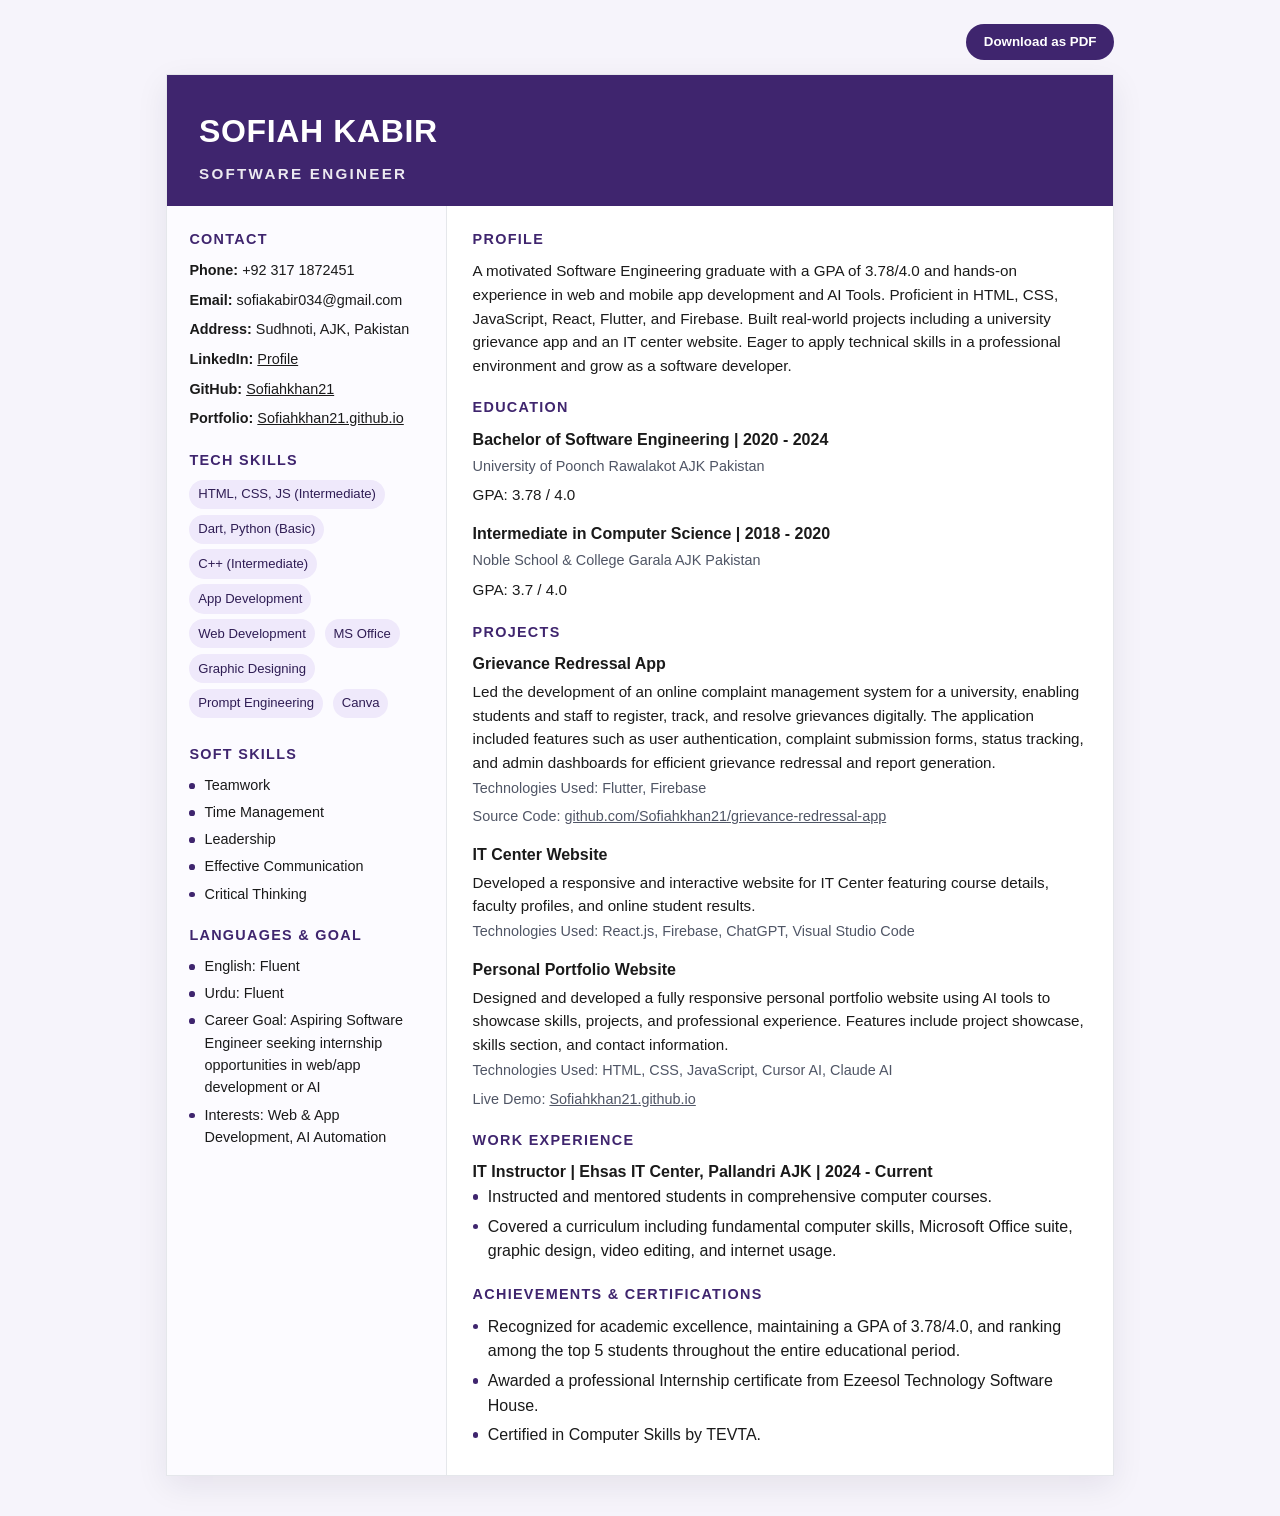
<file: cv.html>
<!DOCTYPE html>
<html lang="en">
  <head>
    <meta charset="UTF-8" />
    <meta name="viewport" content="width=device-width, initial-scale=1.0" />
    <title>Sofiah Kabir - CV</title>
    <style>
      :root {
        --bg: #ffffff;
        --paper: #ffffff;
        --text: #1a1a1a;
        --muted: #4f5565;
        --accent: #3f256e;
        --accent-soft: #efe9fb;
        --border: #e5e7eb;
      }

      * {
        box-sizing: border-box;
      }

      body {
        margin: 0;
        font-family: "Segoe UI", Roboto, Arial, sans-serif;
        background: #f6f4fb;
        color: var(--text);
        line-height: 1.55;
      }

      .page-wrap {
        max-width: 980px;
        margin: 1.5rem auto 2.5rem;
        padding: 0 1rem;
      }

      .actions {
        display: flex;
        justify-content: flex-end;
        margin-bottom: 0.9rem;
      }

      .pdf-btn {
        border: 0;
        border-radius: 999px;
        padding: 0.65rem 1.1rem;
        background: var(--accent);
        color: #ffffff;
        font-weight: 600;
        cursor: pointer;
      }

      .cv {
        background: var(--paper);
        border: 1px solid var(--border);
        box-shadow: 0 10px 30px rgba(25, 12, 46, 0.08);
      }

      .cv-header {
        background: var(--accent);
        color: #ffffff;
        padding: 2rem 2rem 1.3rem;
      }

      .name {
        margin: 0;
        font-size: 2rem;
        letter-spacing: 0.02em;
      }

      .role {
        margin: 0.3rem 0 0;
        font-size: 0.95rem;
        font-weight: 600;
        letter-spacing: 0.15em;
        text-transform: uppercase;
        opacity: 0.9;
      }

      .cv-body {
        display: grid;
        grid-template-columns: 280px 1fr;
      }

      .left {
        padding: 1.4rem;
        border-right: 1px solid var(--border);
        background: #fcfbff;
      }

      .right {
        padding: 1.4rem 1.6rem;
      }

      .section {
        margin-bottom: 1.2rem;
      }

      .section:last-child {
        margin-bottom: 0;
      }

      .section h2 {
        margin: 0 0 0.55rem;
        font-size: 0.9rem;
        text-transform: uppercase;
        letter-spacing: 0.09em;
        color: var(--accent);
      }

      .contact-list,
      .chip-list,
      .bullet-list {
        margin: 0;
        padding: 0;
        list-style: none;
      }

      .contact-list li {
        margin-bottom: 0.45rem;
        font-size: 0.9rem;
        word-break: break-word;
      }

      a {
        color: inherit;
      }

      .chip-list li {
        display: inline-block;
        margin: 0 0.35rem 0.35rem 0;
        padding: 0.28rem 0.55rem;
        font-size: 0.82rem;
        border-radius: 999px;
        background: var(--accent-soft);
        color: #2f1d54;
      }

      .entry {
        margin-bottom: 0.95rem;
      }

      .entry:last-child {
        margin-bottom: 0;
      }

      .entry h3 {
        margin: 0;
        font-size: 1rem;
      }

      .meta {
        margin: 0.15rem 0 0.4rem;
        color: var(--muted);
        font-size: 0.9rem;
      }

      .summary {
        margin: 0.2rem 0 0;
        font-size: 0.95rem;
      }

      .bullet-list li {
        margin-bottom: 0.3rem;
        position: relative;
        padding-left: 0.95rem;
      }

      .bullet-list li::before {
        content: "";
        width: 0.36rem;
        height: 0.36rem;
        border-radius: 50%;
        background: var(--accent);
        position: absolute;
        left: 0;
        top: 0.56rem;
      }

      .small {
        font-size: 0.9rem;
      }

      @media (max-width: 860px) {
        .cv-body {
          grid-template-columns: 1fr;
        }

        .left {
          border-right: 0;
          border-bottom: 1px solid var(--border);
        }
      }

      @media print {
        @page {
          size: A4;
          margin: 12mm;
        }

        body {
          background: #ffffff;
        }

        .page-wrap {
          max-width: none;
          margin: 0;
          padding: 0;
        }

        .actions {
          display: none;
        }

        .cv {
          border: 0;
          box-shadow: none;
        }
      }
    </style>
  </head>
  <body>
    <div class="page-wrap">
      <div class="actions">
        <button class="pdf-btn" onclick="window.print()">Download as PDF</button>
      </div>

      <article class="cv">
        <header class="cv-header">
          <h1 class="name">SOFIAH KABIR</h1>
          <p class="role">Software Engineer</p>
        </header>

        <div class="cv-body">
          <aside class="left">
            <section class="section">
              <h2>Contact</h2>
              <ul class="contact-list">
                <li><strong>Phone:</strong> +92 317 1872451</li>
                <li><strong>Email:</strong> sofiakabir034@gmail.com</li>
                <li><strong>Address:</strong> Sudhnoti, AJK, Pakistan</li>
                <li><strong>LinkedIn:</strong> <a href="https://www.linkedin.com/in/sofiahkabir-1b608a39b">Profile</a></li>
                <li><strong>GitHub:</strong> <a href="https://github.com/Sofiahkhan21">Sofiahkhan21</a></li>
                <li><strong>Portfolio:</strong> <a href="https://Sofiahkhan21.github.io">Sofiahkhan21.github.io</a></li>
              </ul>
            </section>

            <section class="section">
              <h2>Tech Skills</h2>
              <ul class="chip-list">
                <li>HTML, CSS, JS (Intermediate)</li>
                <li>Dart, Python (Basic)</li>
                <li>C++ (Intermediate)</li>
                <li>App Development</li>
                <li>Web Development</li>
                <li>MS Office</li>
                <li>Graphic Designing</li>
                <li>Prompt Engineering</li>
                <li>Canva</li>
              </ul>
            </section>

            <section class="section">
              <h2>Soft Skills</h2>
              <ul class="bullet-list small">
                <li>Teamwork</li>
                <li>Time Management</li>
                <li>Leadership</li>
                <li>Effective Communication</li>
                <li>Critical Thinking</li>
              </ul>
            </section>

            <section class="section">
              <h2>Languages & Goal</h2>
              <ul class="bullet-list small">
                <li>English: Fluent</li>
                <li>Urdu: Fluent</li>
                <li>Career Goal: Aspiring Software Engineer seeking internship opportunities in web/app development or AI</li>
                <li>Interests: Web & App Development, AI Automation</li>
              </ul>
            </section>
          </aside>

          <main class="right">
            <section class="section">
              <h2>Profile</h2>
              <p class="summary">
                A motivated Software Engineering graduate with a GPA of 3.78/4.0 and hands-on experience in web and mobile app development and AI Tools. Proficient in HTML, CSS, JavaScript, React, Flutter, and Firebase. Built real-world projects including a university grievance app and an IT center website. Eager to apply technical skills in a professional environment and grow as a software developer.
              </p>
            </section>

            <section class="section">
              <h2>Education</h2>
              <div class="entry">
                <h3>Bachelor of Software Engineering | 2020 - 2024</h3>
                <p class="meta">University of Poonch Rawalakot AJK Pakistan</p>
                <p class="summary">GPA: 3.78 / 4.0</p>
              </div>
              <div class="entry">
                <h3>Intermediate in Computer Science | 2018 - 2020</h3>
                <p class="meta">Noble School & College Garala AJK Pakistan</p>
                <p class="summary">GPA: 3.7 / 4.0</p>
              </div>
            </section>

            <section class="section">
              <h2>Projects</h2>
              <div class="entry">
                <h3>Grievance Redressal App</h3>
                <p class="summary">
                  Led the development of an online complaint management system for a university, enabling students and staff to register, track, and resolve grievances digitally. The application included features such as user authentication, complaint submission forms, status tracking, and admin dashboards for efficient grievance redressal and report generation.
                </p>
                <p class="meta">Technologies Used: Flutter, Firebase</p>
                <p class="meta">Source Code: <a href="https://github.com/Sofiahkhan21/grievance-redressal-app">github.com/Sofiahkhan21/grievance-redressal-app</a></p>
              </div>
              <div class="entry">
                <h3>IT Center Website</h3>
                <p class="summary">
                  Developed a responsive and interactive website for IT Center featuring course details, faculty profiles, and online student results.
                </p>
                <p class="meta">Technologies Used: React.js, Firebase, ChatGPT, Visual Studio Code</p>
              </div>
              <div class="entry">
                <h3>Personal Portfolio Website</h3>
                <p class="summary">
                  Designed and developed a fully responsive personal portfolio website using AI tools to showcase skills, projects, and professional experience. Features include project showcase, skills section, and contact information.
                </p>
                <p class="meta">Technologies Used: HTML, CSS, JavaScript, Cursor AI, Claude AI</p>
                <p class="meta">Live Demo: <a href="https://Sofiahkhan21.github.io">Sofiahkhan21.github.io</a></p>
              </div>
            </section>

            <section class="section">
              <h2>Work Experience</h2>
              <div class="entry">
                <h3>IT Instructor | Ehsas IT Center, Pallandri AJK | 2024 - Current</h3>
                <ul class="bullet-list">
                  <li>Instructed and mentored students in comprehensive computer courses.</li>
                  <li>Covered a curriculum including fundamental computer skills, Microsoft Office suite, graphic design, video editing, and internet usage.</li>
                </ul>
              </div>
            </section>

            <section class="section">
              <h2>Achievements & Certifications</h2>
              <ul class="bullet-list">
                <li>Recognized for academic excellence, maintaining a GPA of 3.78/4.0, and ranking among the top 5 students throughout the entire educational period.</li>
                <li>Awarded a professional Internship certificate from Ezeesol Technology Software House.</li>
                <li>Certified in Computer Skills by TEVTA.</li>
              </ul>
            </section>
          </main>
        </div>
      </article>
    </div>
  </body>
</html>
</file>
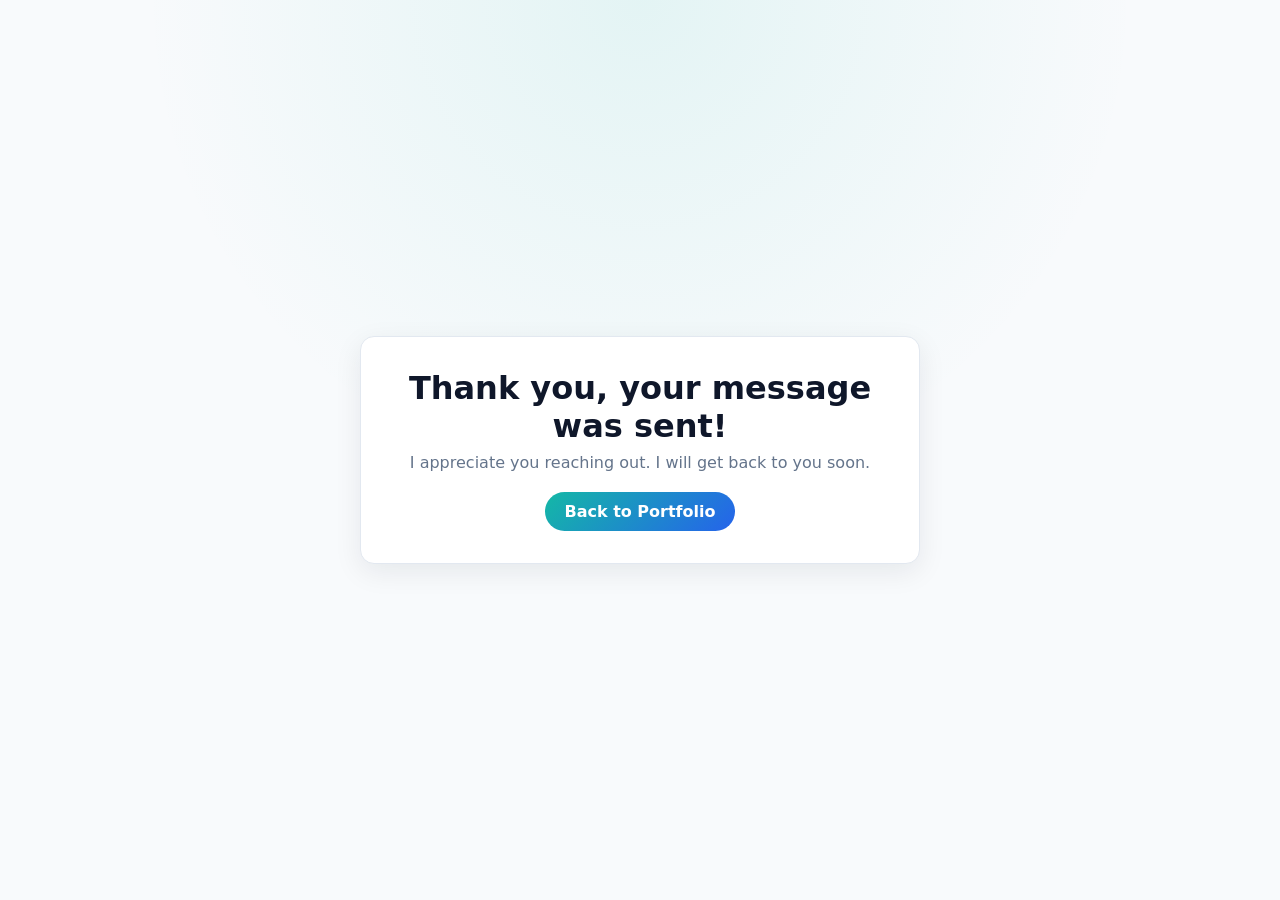
<file: thank-you.html>
<!DOCTYPE html>
<html lang="en">
  <head>
    <meta charset="UTF-8" />
    <meta name="viewport" content="width=device-width, initial-scale=1.0" />
    <title>Thank You | Sofiah Kabir</title>
    <style>
      :root {
        --bg: #f8fafc;
        --card: #ffffff;
        --text: #0f172a;
        --muted: #64748b;
        --teal-500: #14b8a6;
        --blue-600: #2563eb;
        --border: #e2e8f0;
      }

      * {
        box-sizing: border-box;
      }

      body {
        margin: 0;
        min-height: 100vh;
        display: grid;
        place-items: center;
        padding: 1rem;
        font-family: "DM Sans", system-ui, sans-serif;
        background: radial-gradient(circle at top, rgba(20, 184, 166, 0.09), transparent 45%), var(--bg);
        color: var(--text);
      }

      .card {
        width: min(560px, 100%);
        background: var(--card);
        border: 1px solid var(--border);
        border-radius: 14px;
        padding: 2rem 1.4rem;
        text-align: center;
        box-shadow: 0 8px 28px rgba(15, 23, 42, 0.08);
      }

      h1 {
        margin: 0 0 0.55rem;
        font-size: clamp(1.5rem, 4vw, 2rem);
      }

      p {
        margin: 0 0 1.2rem;
        color: var(--muted);
      }

      .btn {
        display: inline-flex;
        align-items: center;
        justify-content: center;
        padding: 0.65rem 1.2rem;
        border-radius: 999px;
        text-decoration: none;
        font-weight: 600;
        color: #ffffff;
        background: linear-gradient(135deg, var(--teal-500), var(--blue-600));
      }
    </style>
  </head>
  <body>
    <main class="card">
      <h1>Thank you, your message was sent!</h1>
      <p>I appreciate you reaching out. I will get back to you soon.</p>
      <a class="btn" href="index.html">Back to Portfolio</a>
    </main>
  </body>
</html>
</file>
